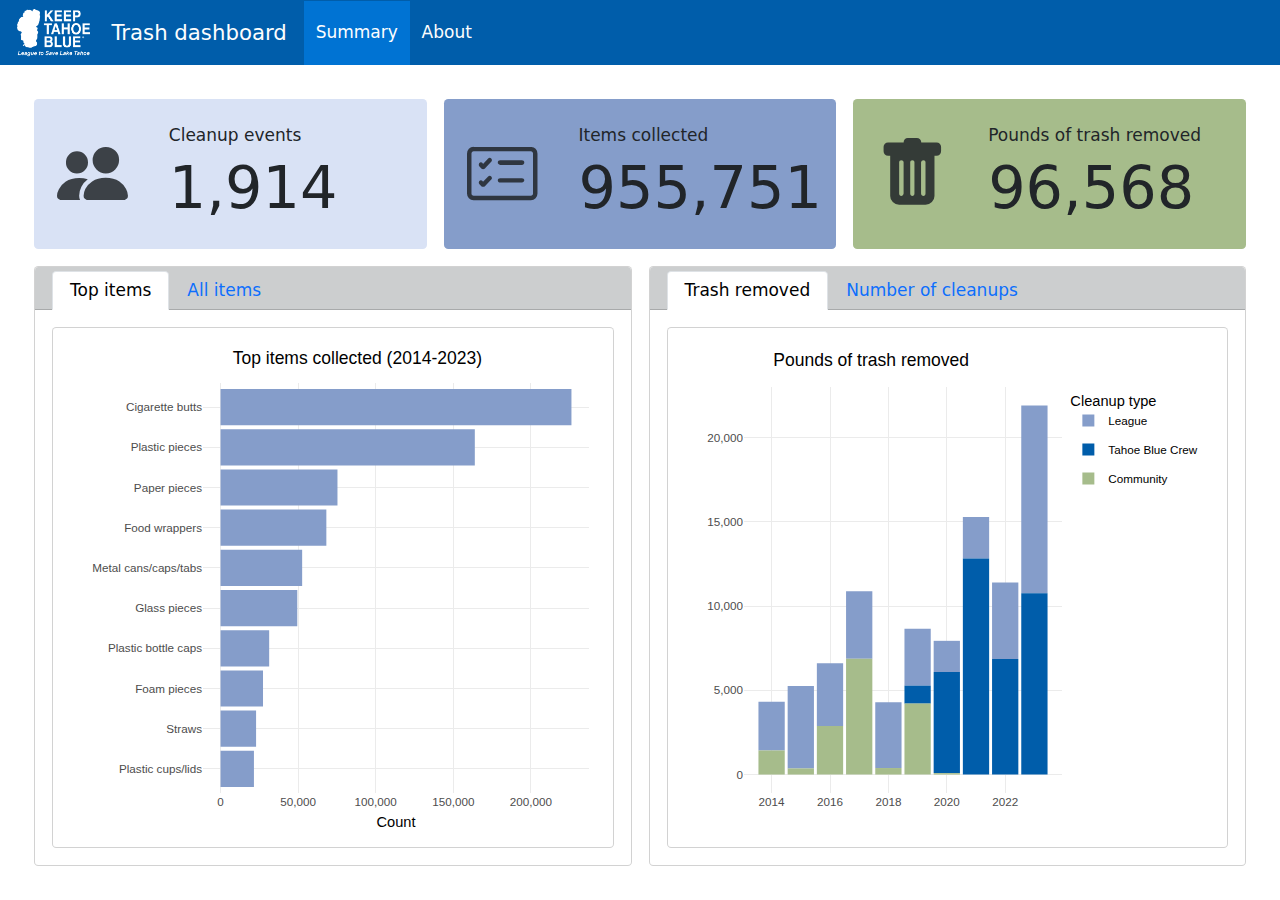
<file: docs/index.html>
<html xmlns="http://www.w3.org/1999/xhtml">    
  <head>      
    <title>Redirect to trash-dashboard.html</title>      
    <meta http-equiv="refresh" content="0;URL='trash-dashboard.html'" />    
  </head>    
  <body> 
  </body>  
</html>
</file>
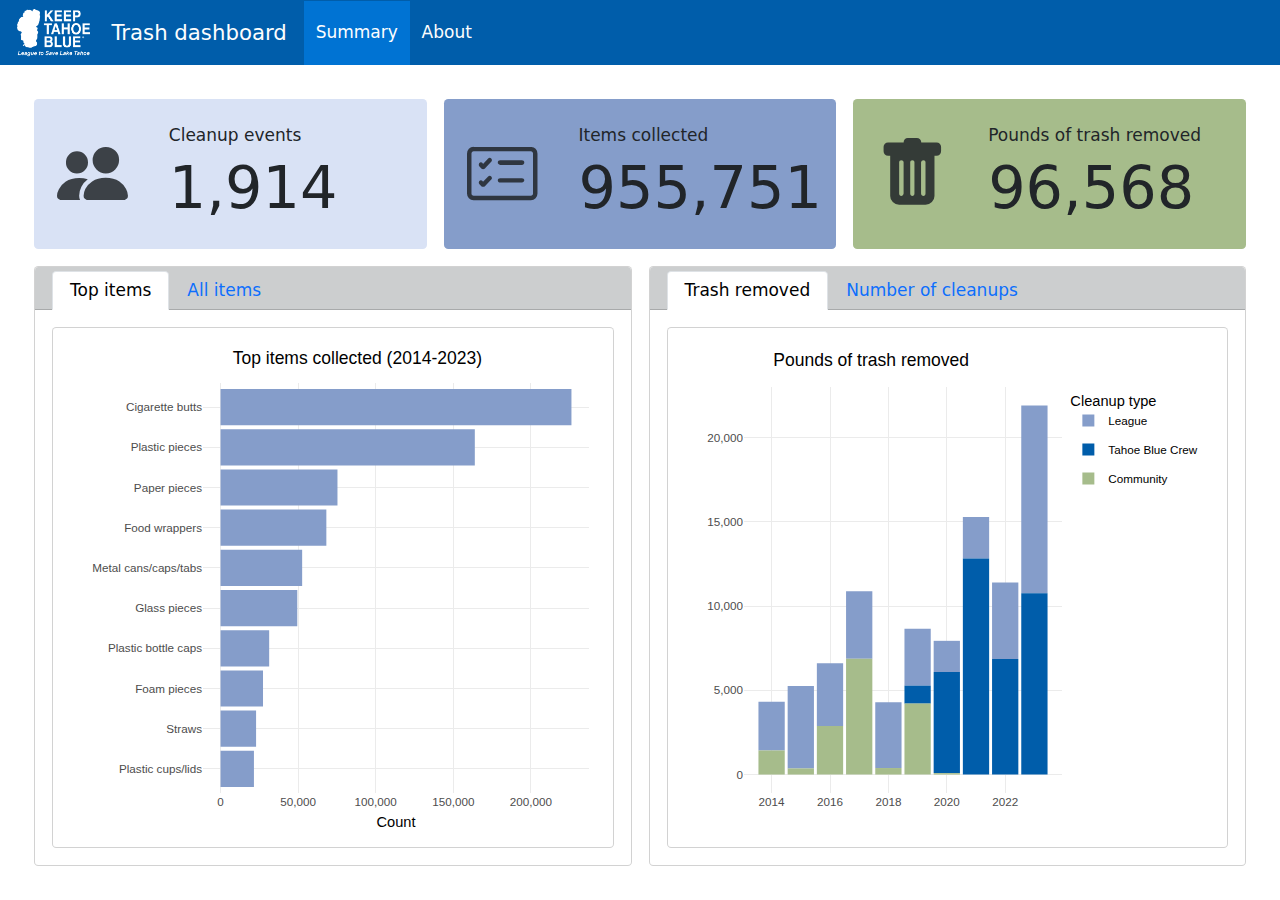
<file: docs/trash-dashboard.html>
<!DOCTYPE html>
<html xmlns="http://www.w3.org/1999/xhtml" lang="en" xml:lang="en"><head>

<meta charset="utf-8">
<meta name="generator" content="quarto-1.4.551">

<meta name="viewport" content="width=device-width, initial-scale=1.0, user-scalable=yes">


<title>Trash dashboard</title>
<style>
code{white-space: pre-wrap;}
span.smallcaps{font-variant: small-caps;}
div.columns{display: flex; gap: min(4vw, 1.5em);}
div.column{flex: auto; overflow-x: auto;}
div.hanging-indent{margin-left: 1.5em; text-indent: -1.5em;}
ul.task-list{list-style: none;}
ul.task-list li input[type="checkbox"] {
  width: 0.8em;
  margin: 0 0.8em 0.2em -1em; /* quarto-specific, see https://github.com/quarto-dev/quarto-cli/issues/4556 */ 
  vertical-align: middle;
}
</style>


<script src="site_libs/quarto-nav/quarto-nav.js"></script>
<script src="site_libs/clipboard/clipboard.min.js"></script>
<script src="site_libs/quarto-search/autocomplete.umd.js"></script>
<script src="site_libs/quarto-search/fuse.min.js"></script>
<script src="site_libs/quarto-search/quarto-search.js"></script>
<meta name="quarto:offset" content="./">
<script src="site_libs/quarto-html/quarto.js"></script>
<script src="site_libs/quarto-html/popper.min.js"></script>
<script src="site_libs/quarto-html/tippy.umd.min.js"></script>
<script src="site_libs/quarto-html/anchor.min.js"></script>
<link href="site_libs/quarto-html/tippy.css" rel="stylesheet">
<link href="site_libs/quarto-html/quarto-syntax-highlighting.css" rel="stylesheet" id="quarto-text-highlighting-styles">
<script src="site_libs/bootstrap/bootstrap.min.js"></script>
<link href="site_libs/bootstrap/bootstrap-icons.css" rel="stylesheet">
<link href="site_libs/bootstrap/bootstrap.min.css" rel="stylesheet" id="quarto-bootstrap" data-mode="light">
<script src="site_libs/quarto-dashboard/quarto-dashboard.js"></script>
<script src="site_libs/quarto-dashboard/stickythead.js"></script>
<script src="site_libs/quarto-dashboard/datatables.min.js" kdttablesentinel="true"></script>
<script src="site_libs/quarto-dashboard/pdfmake.min.js" kdttablesentinel="true"></script>
<script src="site_libs/quarto-dashboard/vfs_fonts.js" kdttablesentinel="true"></script>
<script src="site_libs/quarto-dashboard/web-components.js" type="module"></script>
<script src="site_libs/quarto-dashboard/components.js"></script>
<link href="site_libs/quarto-dashboard/datatables.min.css" rel="stylesheet" kdttablesentinel="true">
<script id="quarto-search-options" type="application/json">{
  "location": "sidebar",
  "copy-button": false,
  "collapse-after": 3,
  "panel-placement": "start",
  "type": "textbox",
  "limit": 50,
  "keyboard-shortcut": [
    "f",
    "/",
    "s"
  ],
  "show-item-context": false,
  "language": {
    "search-no-results-text": "No results",
    "search-matching-documents-text": "matching documents",
    "search-copy-link-title": "Copy link to search",
    "search-hide-matches-text": "Hide additional matches",
    "search-more-match-text": "more match in this document",
    "search-more-matches-text": "more matches in this document",
    "search-clear-button-title": "Clear",
    "search-text-placeholder": "",
    "search-detached-cancel-button-title": "Cancel",
    "search-submit-button-title": "Submit",
    "search-label": "Search"
  }
}</script>
<script src="site_libs/htmlwidgets-1.6.4/htmlwidgets.js"></script>

<script src="site_libs/plotly-binding-4.10.4/plotly.js"></script>

<script src="site_libs/typedarray-0.1/typedarray.min.js"></script>

<script src="site_libs/jquery-3.5.1/jquery.min.js"></script>

<link href="site_libs/crosstalk-1.2.1/css/crosstalk.min.css" rel="stylesheet">

<script src="site_libs/crosstalk-1.2.1/js/crosstalk.min.js"></script>

<link href="site_libs/plotly-htmlwidgets-css-2.11.1/plotly-htmlwidgets.css" rel="stylesheet">

<script src="site_libs/plotly-main-2.11.1/plotly-latest.min.js"></script>



</head>

<body class="quarto-dashboard dashboard-fill fullcontent">

<header id="quarto-dashboard-header">
<nav class="navbar navbar-expand-md slim" data-bs-theme="dark">
  <div class="navbar-container container-fluid">
    <button class="navbar-toggler" type="button" data-bs-toggle="collapse" data-bs-target="#dashboard-collapse" aria-controls="dashboard-collapse" aria-expanded="false" aria-label="Toggle navigation">
      <span class="navbar-toggler-icon"></span>
    </button>    


    <div class="navbar-brand-container">       
    <a href="#"><img src="images/ktb_logo_white.png" alt="" class="navbar-logo d-inline-block"></a>
      <div class="navbar-title">
        <div class="navbar-title-text"><a href="#">Trash dashboard</a></div>
        
        
      </div>
    </div>
<div id="dashboard-collapse" class="navbar-collapse collapse"><ul class="navbar-nav navbar-nav-scroll me-auto" role="tablist"><li class="nav-item" role="presentation"><a id="tab-summary" class="nav-link active" data-bs-toggle="tab" role="tab" data-bs-target="#summary" data-scrolling="false" href="#summary" aria-controls="summary" aria-selected="true"><span class="nav-link-text">Summary</span></a></li><li class="nav-item" role="presentation"><a id="tab-about" class="nav-link" data-bs-toggle="tab" role="tab" data-bs-target="#about" data-scrolling="false" href="#about" aria-controls="about" aria-selected="false"><span class="nav-link-text">About</span></a></li></ul></div></div>
</nav>
</header>
<div id="quarto-search-results"></div>
<!-- content -->
<div id="quarto-content" class="quarto-container page-layout-custom quarto-dashboard-content bslib-gap-spacing html-fill-container bslib-page-fill quarto-dashboard-pages">
<!-- sidebar -->
<!-- margin-sidebar -->
<!-- main -->

<div class="bslib-grid-item html-fill-item tab-content bslib-grid" data-layout="fill" style="display: grid; grid-template-rows: minmax(3em, 1fr); grid-auto-columns: minmax(0, 1fr);">
<div id="summary" class="dashboard-page tab-pane show active html-fill-item html-fill-container" data-orientation="rows" aria-labelledby="tab-summary">
<div class="html-fill-item html-fill-container bslib-grid" style="display: grid; grid-template-rows: minmax(3em, 20fr) minmax(3em, 80fr); grid-auto-columns: minmax(0, 1fr);">
<div class="html-fill-item html-fill-container bslib-grid" style="display: grid; grid-template-columns: minmax(3em, 1fr) minmax(3em, 1fr) minmax(3em, 1fr);
grid-auto-rows: minmax(0, 1fr);">
<div class="html-fill-item html-fill-container bslib-grid" style="display: grid; grid-template-rows: minmax(3em, 1fr); grid-auto-columns: minmax(0, 1fr);">
<div class="card valuebox cell html-fill-item html-fill-container bslib-card bslib-value-box showcase-left-center" data-bslib-card-init="" data-require-bs-caller="card()" style=" background: #d9e2f5;">
<div class="card-body html-fill-item html-fill-container">
<div data-icon="people-fill" class="html-fill-item html-fill-container value-box-grid">
<div class="value-box-showcase html-fill-item html-fill-container">

<i class="bi bi-people-fill"></i></div>
<div class="value-box-area">
<p class="value-box-title">
Cleanup events
</p>
<p class="value-box-value">
1,914
</p>
</div>
</div>
</div>
<script data-bslib-card-init="">bslib.Card.initializeAllCards();</script></div>
</div><div class="html-fill-item html-fill-container bslib-grid" style="display: grid; grid-template-rows: minmax(3em, 1fr); grid-auto-columns: minmax(0, 1fr);">
<div class="card valuebox cell html-fill-item html-fill-container bslib-card bslib-value-box showcase-left-center" data-bslib-card-init="" data-require-bs-caller="card()" style=" background: #859dca;">
<div class="card-body html-fill-item html-fill-container">
<div data-icon="card-checklist" class="html-fill-item html-fill-container value-box-grid">
<div class="value-box-showcase html-fill-item html-fill-container">

<i class="bi bi-card-checklist"></i></div>
<div class="value-box-area">
<p class="value-box-title">
Items collected
</p>
<p class="value-box-value">
955,751
</p>
</div>
</div>
</div>
<script data-bslib-card-init="">bslib.Card.initializeAllCards();</script></div>
</div><div class="html-fill-item html-fill-container bslib-grid" style="display: grid; grid-template-rows: minmax(3em, 1fr); grid-auto-columns: minmax(0, 1fr);">
<div class="card valuebox cell html-fill-item html-fill-container bslib-card bslib-value-box showcase-left-center" data-bslib-card-init="" data-require-bs-caller="card()" style=" background: #a6bc8b;">
<div class="card-body html-fill-item html-fill-container">
<div data-icon="trash-fill" class="html-fill-item html-fill-container value-box-grid">
<div class="value-box-showcase html-fill-item html-fill-container">

<i class="bi bi-trash-fill"></i></div>
<div class="value-box-area">
<p class="value-box-title">
Pounds of trash removed
</p>
<p class="value-box-value">
96,568
</p>
</div>
</div>
</div>
<script data-bslib-card-init="">bslib.Card.initializeAllCards();</script></div>
</div>
</div>
<div class="html-fill-item html-fill-container bslib-grid" style="display: grid; grid-template-columns: minmax(3em, 1fr) minmax(3em, 1fr);
grid-auto-rows: minmax(0, 1fr);">
<div class="card tabset html-fill-item html-fill-container bslib-card" data-bslib-card-init="" data-require-bs-caller="card()" data-full-screen="false">
<div class="card-header dashboard-card-no-title bslib-navs-card-title">

<ul class="nav nav-tabs card-header-tabs" role="tablist" data-tabsetid="card-tabset-4"><li class="nav-item" role="presentation"><a href="#card-tabset-4-1" role="tab" data-toggle="tab" data-bs-toggle="tab" data-value="Top items" aria-selected="true" class="nav-link active">Top items</a></li><li class="nav-item" role="presentation"><a href="#card-tabset-4-2" role="tab" data-toggle="tab" data-bs-toggle="tab" data-value="All items" aria-selected="false" class="nav-link">All items</a></li></ul></div>


<div class="tab-content html-fill-item html-fill-container" data-tabset-id="card-tabset-4"><div class="tab-pane active show html-fill-item html-fill-container" role="tabpanel" id="card-tabset-4-1"><div class="card-body html-fill-item html-fill-container" data-title="Top items">
<div class="html-fill-item html-fill-container bslib-grid" style="display: grid; grid-template-rows: minmax(3em, 1fr); grid-auto-columns: minmax(0, 1fr);">
<div class="card cell html-fill-item html-fill-container bslib-card" data-bslib-card-init="" data-require-bs-caller="card()" data-full-screen="false">
<div class="card-body html-fill-item html-fill-container">
<div class="cell-output-display html-fill-item html-fill-container">
<div class="plotly html-widget html-fill-item html-fill-container" id="htmlwidget-ddc80f8cb04317bccc0f" style="width:100%;height:1040px;"></div>
<script type="application/json" data-for="htmlwidget-ddc80f8cb04317bccc0f">{"x":{"data":[{"orientation":"h","width":[0.89999999999999858,0.89999999999999858,0.89999999999999947,0.90000000000000036,0.90000000000000036,0.90000000000000036,0.90000000000000036,0.90000000000000036,0.90000000000000013,0.89999999999999991],"base":[0,0,0,0,0,0,0,0,0,0],"x":[226164,163885,75361,68190,52601,49457,31339,27366,22900,21517],"y":[10,9,8,7,6,5,4,3,2,1],"text":["Cigarette butts: 226,164","Plastic pieces: 163,885","Paper pieces: 75,361","Food wrappers: 68,190","Metal cans/caps/tabs: 52,601","Glass pieces: 49,457","Plastic bottle caps: 31,339","Foam pieces: 27,366","Straws: 22,900","Plastic cups/lids: 21,517"],"type":"bar","textposition":"none","marker":{"autocolorscale":false,"color":"rgba(133,157,202,1)","line":{"width":1.8897637795275593,"color":"transparent"}},"showlegend":false,"xaxis":"x","yaxis":"y","hoverinfo":"text","frame":null}],"layout":{"margin":{"t":38.100456621004568,"r":7.3059360730593621,"b":34.520547945205493,"l":127.85388127853884},"font":{"color":"rgba(0,0,0,1)","family":"","size":14.611872146118724},"title":{"text":"Top items collected (2014-2023)","font":{"color":"rgba(0,0,0,1)","family":"","size":17.534246575342465},"x":0.40000000000000002,"xref":"paper"},"xaxis":{"domain":[0,1],"automargin":true,"type":"linear","autorange":false,"range":[-11308.200000000001,237472.20000000001],"tickmode":"array","ticktext":["0","50,000","100,000","150,000","200,000"],"tickvals":[0,50000,100000,150000,200000],"categoryorder":"array","categoryarray":["0","50,000","100,000","150,000","200,000"],"nticks":null,"ticks":"","tickcolor":null,"ticklen":3.6529680365296811,"tickwidth":0,"showticklabels":true,"tickfont":{"color":"rgba(77,77,77,1)","family":"","size":11.689497716894984},"tickangle":-0,"showline":false,"linecolor":null,"linewidth":0,"showgrid":true,"gridcolor":"rgba(235,235,235,1)","gridwidth":0.66417600664176002,"zeroline":false,"anchor":"y","title":{"text":"Count","font":{"color":"rgba(0,0,0,1)","family":"","size":14.611872146118724}},"hoverformat":".2f"},"yaxis":{"domain":[0,1],"automargin":true,"type":"linear","autorange":false,"range":[0.40000000000000002,10.6],"tickmode":"array","ticktext":["Plastic cups/lids","Straws","Foam pieces","Plastic bottle caps","Glass pieces","Metal cans/caps/tabs","Food wrappers","Paper pieces","Plastic pieces","Cigarette butts"],"tickvals":[1,2,3,4,5,6.0000000000000009,7,8,9,10],"categoryorder":"array","categoryarray":["Plastic cups/lids","Straws","Foam pieces","Plastic bottle caps","Glass pieces","Metal cans/caps/tabs","Food wrappers","Paper pieces","Plastic pieces","Cigarette butts"],"nticks":null,"ticks":"","tickcolor":null,"ticklen":3.6529680365296811,"tickwidth":0,"showticklabels":true,"tickfont":{"color":"rgba(77,77,77,1)","family":"","size":11.68949771689498},"tickangle":-0,"showline":false,"linecolor":null,"linewidth":0,"showgrid":true,"gridcolor":"rgba(235,235,235,1)","gridwidth":0.66417600664176002,"zeroline":false,"anchor":"x","title":{"text":"","font":{"color":"rgba(0,0,0,1)","family":"","size":14.611872146118724}},"hoverformat":".2f"},"shapes":[{"type":"rect","fillcolor":null,"line":{"color":null,"width":0,"linetype":[]},"yref":"paper","xref":"paper","x0":0,"x1":1,"y0":0,"y1":1}],"showlegend":false,"legend":{"bgcolor":null,"bordercolor":null,"borderwidth":0,"font":{"color":"rgba(0,0,0,1)","family":"","size":11.689497716894984}},"hovermode":"closest","barmode":"relative"},"config":{"doubleClick":"reset","modeBarButtonsToAdd":["hoverclosest","hovercompare"],"showSendToCloud":false},"source":"A","attrs":{"4db87837e4c":{"x":{},"y":{},"text":{},"type":"bar"}},"cur_data":"4db87837e4c","visdat":{"4db87837e4c":["function (y) ","x"]},"highlight":{"on":"plotly_click","persistent":false,"dynamic":false,"selectize":false,"opacityDim":0.20000000000000001,"selected":{"opacity":1},"debounce":0},"shinyEvents":["plotly_hover","plotly_click","plotly_selected","plotly_relayout","plotly_brushed","plotly_brushing","plotly_clickannotation","plotly_doubleclick","plotly_deselect","plotly_afterplot","plotly_sunburstclick"],"base_url":"https://plot.ly"},"evals":[],"jsHooks":[]}</script>
</div>
</div>
<bslib-tooltip placement="auto" bsoptions="[]" data-require-bs-version="5" data-require-bs-caller="tooltip()">
    <template>Expand</template>
    <span class="bslib-full-screen-enter badge rounded-pill">
        <svg xmlns="http://www.w3.org/2000/svg" viewbox="0 0 24 24" style="height:1em;width:1em;" aria-hidden="true" role="img"><path d="M20 5C20 4.4 19.6 4 19 4H13C12.4 4 12 3.6 12 3C12 2.4 12.4 2 13 2H21C21.6 2 22 2.4 22 3V11C22 11.6 21.6 12 21 12C20.4 12 20 11.6 20 11V5ZM4 19C4 19.6 4.4 20 5 20H11C11.6 20 12 20.4 12 21C12 21.6 11.6 22 11 22H3C2.4 22 2 21.6 2 21V13C2 12.4 2.4 12 3 12C3.6 12 4 12.4 4 13V19Z"></path></svg>
    </span>
</bslib-tooltip><script data-bslib-card-init="">bslib.Card.initializeAllCards();</script></div>
</div>
</div></div><div class="tab-pane html-fill-item html-fill-container" role="tabpanel" id="card-tabset-4-2"><div class="card-body html-fill-item html-fill-container" data-title="All items">
<div class="html-fill-item html-fill-container bslib-grid" style="display: grid; grid-template-rows: minmax(3em, 1fr); grid-auto-columns: minmax(0, 1fr);">
<div class="card cell html-fill-item html-fill-container bslib-card" data-bslib-card-init="" data-require-bs-caller="card()" data-full-screen="false">
<div class="card-body html-fill-item html-fill-container">
<div class="cell-output-display html-fill-item html-fill-container">
<div class="plotly html-widget html-fill-item html-fill-container" id="htmlwidget-e22a1848af626bbcb5fe" style="width:100%;height:1040px;"></div>
<script type="application/json" data-for="htmlwidget-e22a1848af626bbcb5fe">{"x":{"data":[{"orientation":"h","width":[0.89999999999999858,0.90000000000000036,0.89999999999999858,0.89999999999999858,0.89999999999999858,0.89999999999999858,0.89999999999999858,0.89999999999999858,0.90000000000000036,0.89999999999999858,0.89999999999999858,0.90000000000000036,0.89999999999999858,0.89999999999999858,0.89999999999999858,0.89999999999999858,0.90000000000000213,0.89999999999999858,0.89999999999999858,0.89999999999999858,0.89999999999999858,0.89999999999999858,0.89999999999999858,0.90000000000000013,0.90000000000000568,0.89999999999999947,0.89999999999999858,0.89999999999999858,0.89999999999999858,0.89999999999999991,0.90000000000000036,0.90000000000000036,0.89999999999999858],"base":[0,0,0,0,0,0,0,0,0,0,0,0,0,0,0,0,0,0,0,0,0,0,0,0,0,0,0,0,0,0,0,0,0],"x":[18576,3191,20122,13286,31339,52601,21517,6923,3173,5948,5513,2587,8698,22900,21110,68190,163885,75361,27366,16696,49457,10389,6446,171,226164,5049,7409,6236,10291,170,474,4920,39593],"y":[20,6,21,18,26,29,23,13,5,10,9,4,15,24,22,30,32,31,25,19,28,17,12,2,33,8,14,11,16,1,3,7,27],"text":["Plastic bags: 18,576","Paper bags: 3,191","Plastic bottles: 20,122","Glass bottles: 13,286","Plastic bottle caps: 31,339","Metal cans/caps/tabs: 52,601","Plastic cups/lids: 21,517","Paper cups/lids: 6,923","Foam cups/lids: 3,173","Plastic takeout/plates: 5,948","Paper takeout/plates: 5,513","Foam takeout/plates: 2,587","Utensils: 8,698","Straws: 22,900","Food waste: 21,110","Food wrappers: 68,190","Plastic pieces: 163,885","Paper pieces: 75,361","Foam pieces: 27,366","Metal pieces: 16,696","Glass pieces: 49,457","Sanitary items: 10,389","Covid items: 6,446","Syringes: 171","Cigarette butts: 226,164","Tobacco: 5,049","Fireworks: 7,409","Dog waste (bagged): 6,236","Dog waste (pile): 10,291","Human waste: 170","Wildlife waste trash: 474","Sled pieces: 4,920","Miscellaneous: 39,593"],"type":"bar","textposition":"none","marker":{"autocolorscale":false,"color":"rgba(133,157,202,1)","line":{"width":1.8897637795275593,"color":"transparent"}},"showlegend":false,"xaxis":"x","yaxis":"y","hoverinfo":"text","frame":null}],"layout":{"margin":{"t":38.100456621004568,"r":7.3059360730593621,"b":34.520547945205493,"l":139.54337899543381},"font":{"color":"rgba(0,0,0,1)","family":"","size":14.611872146118724},"title":{"text":"All items collected (2014-2023)","font":{"color":"rgba(0,0,0,1)","family":"","size":17.534246575342465},"x":0.40000000000000002,"xref":"paper"},"xaxis":{"domain":[0,1],"automargin":true,"type":"linear","autorange":false,"range":[-11308.200000000001,237472.20000000001],"tickmode":"array","ticktext":["0","50,000","100,000","150,000","200,000"],"tickvals":[0,50000,100000,150000,200000],"categoryorder":"array","categoryarray":["0","50,000","100,000","150,000","200,000"],"nticks":null,"ticks":"","tickcolor":null,"ticklen":3.6529680365296811,"tickwidth":0,"showticklabels":true,"tickfont":{"color":"rgba(77,77,77,1)","family":"","size":11.689497716894984},"tickangle":-0,"showline":false,"linecolor":null,"linewidth":0,"showgrid":true,"gridcolor":"rgba(235,235,235,1)","gridwidth":0.66417600664176002,"zeroline":false,"anchor":"y","title":{"text":"Count","font":{"color":"rgba(0,0,0,1)","family":"","size":14.611872146118724}},"hoverformat":".2f"},"yaxis":{"domain":[0,1],"automargin":true,"type":"linear","autorange":false,"range":[0.40000000000000002,33.600000000000001],"tickmode":"array","ticktext":["Human waste","Syringes","Wildlife waste trash","Foam takeout/plates","Foam cups/lids","Paper bags","Sled pieces","Tobacco","Paper takeout/plates","Plastic takeout/plates","Dog waste (bagged)","Covid items","Paper cups/lids","Fireworks","Utensils","Dog waste (pile)","Sanitary items","Glass bottles","Metal pieces","Plastic bags","Plastic bottles","Food waste","Plastic cups/lids","Straws","Foam pieces","Plastic bottle caps","Miscellaneous","Glass pieces","Metal cans/caps/tabs","Food wrappers","Paper pieces","Plastic pieces","Cigarette butts"],"tickvals":[1,2,3,4,5,6,7,8,9,10,11,12,13,14,15,16,17,18,19,20,21,22,23,24,25,26,27,28,29,30,31,32,33],"categoryorder":"array","categoryarray":["Human waste","Syringes","Wildlife waste trash","Foam takeout/plates","Foam cups/lids","Paper bags","Sled pieces","Tobacco","Paper takeout/plates","Plastic takeout/plates","Dog waste (bagged)","Covid items","Paper cups/lids","Fireworks","Utensils","Dog waste (pile)","Sanitary items","Glass bottles","Metal pieces","Plastic bags","Plastic bottles","Food waste","Plastic cups/lids","Straws","Foam pieces","Plastic bottle caps","Miscellaneous","Glass pieces","Metal cans/caps/tabs","Food wrappers","Paper pieces","Plastic pieces","Cigarette butts"],"nticks":null,"ticks":"","tickcolor":null,"ticklen":3.6529680365296811,"tickwidth":0,"showticklabels":true,"tickfont":{"color":"rgba(77,77,77,1)","family":"","size":11.68949771689498},"tickangle":-0,"showline":false,"linecolor":null,"linewidth":0,"showgrid":true,"gridcolor":"rgba(235,235,235,1)","gridwidth":0.66417600664176002,"zeroline":false,"anchor":"x","title":{"text":"","font":{"color":"rgba(0,0,0,1)","family":"","size":14.611872146118724}},"hoverformat":".2f"},"shapes":[{"type":"rect","fillcolor":null,"line":{"color":null,"width":0,"linetype":[]},"yref":"paper","xref":"paper","x0":0,"x1":1,"y0":0,"y1":1}],"showlegend":false,"legend":{"bgcolor":null,"bordercolor":null,"borderwidth":0,"font":{"color":"rgba(0,0,0,1)","family":"","size":11.689497716894984}},"hovermode":"closest","barmode":"relative"},"config":{"doubleClick":"reset","modeBarButtonsToAdd":["hoverclosest","hovercompare"],"showSendToCloud":false},"source":"A","attrs":{"4db81e7d77ec":{"x":{},"y":{},"text":{},"type":"bar"}},"cur_data":"4db81e7d77ec","visdat":{"4db81e7d77ec":["function (y) ","x"]},"highlight":{"on":"plotly_click","persistent":false,"dynamic":false,"selectize":false,"opacityDim":0.20000000000000001,"selected":{"opacity":1},"debounce":0},"shinyEvents":["plotly_hover","plotly_click","plotly_selected","plotly_relayout","plotly_brushed","plotly_brushing","plotly_clickannotation","plotly_doubleclick","plotly_deselect","plotly_afterplot","plotly_sunburstclick"],"base_url":"https://plot.ly"},"evals":[],"jsHooks":[]}</script>
</div>
</div>
<bslib-tooltip placement="auto" bsoptions="[]" data-require-bs-version="5" data-require-bs-caller="tooltip()">
    <template>Expand</template>
    <span class="bslib-full-screen-enter badge rounded-pill">
        <svg xmlns="http://www.w3.org/2000/svg" viewbox="0 0 24 24" style="height:1em;width:1em;" aria-hidden="true" role="img"><path d="M20 5C20 4.4 19.6 4 19 4H13C12.4 4 12 3.6 12 3C12 2.4 12.4 2 13 2H21C21.6 2 22 2.4 22 3V11C22 11.6 21.6 12 21 12C20.4 12 20 11.6 20 11V5ZM4 19C4 19.6 4.4 20 5 20H11C11.6 20 12 20.4 12 21C12 21.6 11.6 22 11 22H3C2.4 22 2 21.6 2 21V13C2 12.4 2.4 12 3 12C3.6 12 4 12.4 4 13V19Z"></path></svg>
    </span>
</bslib-tooltip><script data-bslib-card-init="">bslib.Card.initializeAllCards();</script></div>
</div>
</div></div></div><bslib-tooltip placement="auto" bsoptions="[]" data-require-bs-version="5" data-require-bs-caller="tooltip()">
    <template>Expand</template>
    <span class="bslib-full-screen-enter badge rounded-pill">
        <svg xmlns="http://www.w3.org/2000/svg" viewbox="0 0 24 24" style="height:1em;width:1em;" aria-hidden="true" role="img"><path d="M20 5C20 4.4 19.6 4 19 4H13C12.4 4 12 3.6 12 3C12 2.4 12.4 2 13 2H21C21.6 2 22 2.4 22 3V11C22 11.6 21.6 12 21 12C20.4 12 20 11.6 20 11V5ZM4 19C4 19.6 4.4 20 5 20H11C11.6 20 12 20.4 12 21C12 21.6 11.6 22 11 22H3C2.4 22 2 21.6 2 21V13C2 12.4 2.4 12 3 12C3.6 12 4 12.4 4 13V19Z"></path></svg>
    </span>
</bslib-tooltip><script data-bslib-card-init="">bslib.Card.initializeAllCards();</script></div><div class="card tabset html-fill-item html-fill-container bslib-card" data-bslib-card-init="" data-require-bs-caller="card()" data-full-screen="false">
<div class="card-header dashboard-card-no-title bslib-navs-card-title">

<ul class="nav nav-tabs card-header-tabs" role="tablist" data-tabsetid="card-tabset-7"><li class="nav-item" role="presentation"><a href="#card-tabset-7-1" role="tab" data-toggle="tab" data-bs-toggle="tab" data-value="Trash removed" aria-selected="true" class="nav-link active">Trash removed</a></li><li class="nav-item" role="presentation"><a href="#card-tabset-7-2" role="tab" data-toggle="tab" data-bs-toggle="tab" data-value="Number of cleanups" aria-selected="false" class="nav-link">Number of cleanups</a></li></ul></div>


<div class="tab-content html-fill-item html-fill-container" data-tabset-id="card-tabset-7"><div class="tab-pane active show html-fill-item html-fill-container" role="tabpanel" id="card-tabset-7-1"><div class="card-body html-fill-item html-fill-container" data-title="Trash removed">
<div class="html-fill-item html-fill-container bslib-grid" style="display: grid; grid-template-rows: minmax(3em, 1fr); grid-auto-columns: minmax(0, 1fr);">
<div class="card cell html-fill-item html-fill-container bslib-card" data-bslib-card-init="" data-require-bs-caller="card()" data-full-screen="false">
<div class="card-body html-fill-item html-fill-container">
<div class="cell-output-display html-fill-item html-fill-container">
<div class="plotly html-widget html-fill-item html-fill-container" id="htmlwidget-b4faebb7b95061757792" style="width:100%;height:557px;"></div>
<script type="application/json" data-for="htmlwidget-b4faebb7b95061757792">{"x":{"data":[{"orientation":"v","width":[0.90000000000009095,0.90000000000009095,0.90000000000009095,0.90000000000009095,0.90000000000009095,0.90000000000009095,0.90000000000009095,0.90000000000009095,0.90000000000009095,0.90000000000009095],"base":[1430,363.19999999999999,2875.75,6876.5,387.05000000000001,5276.3500000000004,6083.6499999999996,12825.360000000001,6861.5500000000002,10767.829],"x":[2014,2015,2016,2017,2018,2019,2020,2021,2022,2023],"y":[2891.5,4888.4499999999998,3738,4010.25,3904.25,3378,1856.5,2470,4534.9999999999991,11148.550000000001],"text":["2014<br>League: 2,892","2015<br>League: 4,888","2016<br>League: 3,738","2017<br>League: 4,010","2018<br>League: 3,904","2019<br>League: 3,378","2020<br>League: 1,856","2021<br>League: 2,470","2022<br>League: 4,535","2023<br>League: 11,149"],"type":"bar","textposition":"none","marker":{"autocolorscale":false,"color":"rgba(133,157,202,1)","line":{"width":1.8897637795275593,"color":"transparent"}},"name":"League","legendgroup":"League","showlegend":true,"xaxis":"x","yaxis":"y","hoverinfo":"text","frame":null},{"orientation":"v","width":[0.90000000000009095,0.90000000000009095,0.90000000000009095,0.90000000000009095,0.90000000000009095],"base":[4211.6000000000004,85,0,0,0],"x":[2019,2020,2021,2022,2023],"y":[1064.75,5998.6499999999996,12825.360000000001,6861.5500000000002,10767.829],"text":["2019<br>Tahoe Blue Crew: 1,065","2020<br>Tahoe Blue Crew: 5,999","2021<br>Tahoe Blue Crew: 12,825","2022<br>Tahoe Blue Crew: 6,862","2023<br>Tahoe Blue Crew: 10,768"],"type":"bar","textposition":"none","marker":{"autocolorscale":false,"color":"rgba(0,93,170,1)","line":{"width":1.8897637795275593,"color":"transparent"}},"name":"Tahoe Blue Crew","legendgroup":"Tahoe Blue Crew","showlegend":true,"xaxis":"x","yaxis":"y","hoverinfo":"text","frame":null},{"orientation":"v","width":[0.90000000000009095,0.90000000000009095,0.90000000000009095,0.90000000000009095,0.90000000000009095,0.90000000000009095,0.90000000000009095],"base":[0,0,0,0,0,0,0],"x":[2014,2015,2016,2017,2018,2019,2020],"y":[1430,363.19999999999999,2875.75,6876.5,387.05000000000001,4211.6000000000004,85],"text":["2014<br>Community: 1,430","2015<br>Community: 363","2016<br>Community: 2,876","2017<br>Community: 6,876","2018<br>Community: 387","2019<br>Community: 4,212","2020<br>Community: 85"],"type":"bar","textposition":"none","marker":{"autocolorscale":false,"color":"rgba(166,188,139,1)","line":{"width":1.8897637795275593,"color":"transparent"}},"name":"Community","legendgroup":"Community","showlegend":true,"xaxis":"x","yaxis":"y","hoverinfo":"text","frame":null}],"layout":{"margin":{"t":42.057838660578383,"r":7.3059360730593621,"b":23.866057838660581,"l":46.027397260273986},"font":{"color":"rgba(0,0,0,1)","family":"","size":14.611872146118724},"title":{"text":"Pounds of trash removed","font":{"color":"rgba(0,0,0,1)","family":"","size":17.534246575342465},"x":0.40000000000000002,"xref":"paper"},"xaxis":{"domain":[0,1],"automargin":true,"type":"linear","autorange":false,"range":[2013.0549999999998,2023.9450000000002],"tickmode":"array","ticktext":["2014","2016","2018","2020","2022"],"tickvals":[2014,2016,2018,2020,2022],"categoryorder":"array","categoryarray":["2014","2016","2018","2020","2022"],"nticks":null,"ticks":"","tickcolor":null,"ticklen":3.6529680365296811,"tickwidth":0,"showticklabels":true,"tickfont":{"color":"rgba(77,77,77,1)","family":"","size":11.68949771689498},"tickangle":-0,"showline":false,"linecolor":null,"linewidth":0,"showgrid":true,"gridcolor":"rgba(235,235,235,1)","gridwidth":0.66417600664176002,"zeroline":false,"anchor":"y","title":{"text":"","font":{"color":"rgba(0,0,0,1)","family":"","size":14.611872146118724}},"hoverformat":".2f"},"yaxis":{"domain":[0,1],"automargin":true,"type":"linear","autorange":false,"range":[-1095.8189500000001,23012.197950000002],"tickmode":"array","ticktext":["0","5,000","10,000","15,000","20,000"],"tickvals":[0,5000,10000,15000,20000],"categoryorder":"array","categoryarray":["0","5,000","10,000","15,000","20,000"],"nticks":null,"ticks":"","tickcolor":null,"ticklen":3.6529680365296811,"tickwidth":0,"showticklabels":true,"tickfont":{"color":"rgba(77,77,77,1)","family":"","size":11.68949771689498},"tickangle":-0,"showline":false,"linecolor":null,"linewidth":0,"showgrid":true,"gridcolor":"rgba(235,235,235,1)","gridwidth":0.66417600664176002,"zeroline":false,"anchor":"x","title":{"text":"","font":{"color":"rgba(0,0,0,1)","family":"","size":14.611872146118724}},"hoverformat":".2f"},"shapes":[{"type":"rect","fillcolor":null,"line":{"color":null,"width":0,"linetype":[]},"yref":"paper","xref":"paper","x0":0,"x1":1,"y0":0,"y1":1}],"showlegend":true,"legend":{"bgcolor":null,"bordercolor":null,"borderwidth":0,"font":{"color":"rgba(0,0,0,1)","family":"","size":11.68949771689498},"title":{"text":"Cleanup type","font":{"color":"rgba(0,0,0,1)","family":"","size":14.611872146118724}}},"hovermode":"closest","barmode":"relative"},"config":{"doubleClick":"reset","modeBarButtonsToAdd":["hoverclosest","hovercompare"],"showSendToCloud":false},"source":"A","attrs":{"4db82897fd9":{"x":{},"y":{},"fill":{},"text":{},"type":"bar"}},"cur_data":"4db82897fd9","visdat":{"4db82897fd9":["function (y) ","x"]},"highlight":{"on":"plotly_click","persistent":false,"dynamic":false,"selectize":false,"opacityDim":0.20000000000000001,"selected":{"opacity":1},"debounce":0},"shinyEvents":["plotly_hover","plotly_click","plotly_selected","plotly_relayout","plotly_brushed","plotly_brushing","plotly_clickannotation","plotly_doubleclick","plotly_deselect","plotly_afterplot","plotly_sunburstclick"],"base_url":"https://plot.ly"},"evals":[],"jsHooks":[]}</script>
</div>
</div>
<bslib-tooltip placement="auto" bsoptions="[]" data-require-bs-version="5" data-require-bs-caller="tooltip()">
    <template>Expand</template>
    <span class="bslib-full-screen-enter badge rounded-pill">
        <svg xmlns="http://www.w3.org/2000/svg" viewbox="0 0 24 24" style="height:1em;width:1em;" aria-hidden="true" role="img"><path d="M20 5C20 4.4 19.6 4 19 4H13C12.4 4 12 3.6 12 3C12 2.4 12.4 2 13 2H21C21.6 2 22 2.4 22 3V11C22 11.6 21.6 12 21 12C20.4 12 20 11.6 20 11V5ZM4 19C4 19.6 4.4 20 5 20H11C11.6 20 12 20.4 12 21C12 21.6 11.6 22 11 22H3C2.4 22 2 21.6 2 21V13C2 12.4 2.4 12 3 12C3.6 12 4 12.4 4 13V19Z"></path></svg>
    </span>
</bslib-tooltip><script data-bslib-card-init="">bslib.Card.initializeAllCards();</script></div>
</div>
</div></div><div class="tab-pane html-fill-item html-fill-container" role="tabpanel" id="card-tabset-7-2"><div class="card-body html-fill-item html-fill-container" data-title="Number of cleanups">
<div class="html-fill-item html-fill-container bslib-grid" style="display: grid; grid-template-rows: minmax(3em, 1fr); grid-auto-columns: minmax(0, 1fr);">
<div class="card cell html-fill-item html-fill-container bslib-card" data-bslib-card-init="" data-require-bs-caller="card()" data-full-screen="false">
<div class="card-body html-fill-item html-fill-container">
<div class="cell-output-display html-fill-item html-fill-container">
<div class="plotly html-widget html-fill-item html-fill-container" id="htmlwidget-0c039dc3a2392df7b89e" style="width:100%;height:557px;"></div>
<script type="application/json" data-for="htmlwidget-0c039dc3a2392df7b89e">{"x":{"data":[{"x":[2014,2015,2016,2017,2018,2019,2020,2021,2022,2023],"y":[38,49,46,80,77,107,369,389,334,425],"text":["2014<br>Total: 38","2015<br>Total: 49","2016<br>Total: 46","2017<br>Total: 80","2018<br>Total: 77","2019<br>Total: 107","2020<br>Total: 369","2021<br>Total: 389","2022<br>Total: 334","2023<br>Total: 425"],"type":"scatter","mode":"markers","marker":{"autocolorscale":false,"color":"rgba(0,0,0,1)","opacity":1,"size":5.6692913385826778,"symbol":"circle","line":{"width":1.8897637795275593,"color":"rgba(0,0,0,1)"}},"hoveron":"points","name":"Total","legendgroup":"Total","showlegend":true,"xaxis":"x","yaxis":"y","hoverinfo":"text","frame":null},{"x":[2019,2020,2021,2022,2023],"y":[65,346,374,318,402],"text":["2019<br>Tahoe Blue Crew: 65","2020<br>Tahoe Blue Crew: 346","2021<br>Tahoe Blue Crew: 374","2022<br>Tahoe Blue Crew: 318","2023<br>Tahoe Blue Crew: 402"],"type":"scatter","mode":"markers","marker":{"autocolorscale":false,"color":"rgba(0,93,170,1)","opacity":1,"size":5.6692913385826778,"symbol":"circle","line":{"width":1.8897637795275593,"color":"rgba(0,93,170,1)"}},"hoveron":"points","name":"Tahoe Blue Crew","legendgroup":"Tahoe Blue Crew","showlegend":true,"xaxis":"x","yaxis":"y","hoverinfo":"text","frame":null},{"x":[2014,2015,2016,2017,2018,2019,2020,2021,2022,2023],"y":[19,25,19,23,31,28,14,15,16,23],"text":["2014<br>League: 19","2015<br>League: 25","2016<br>League: 19","2017<br>League: 23","2018<br>League: 31","2019<br>League: 28","2020<br>League: 14","2021<br>League: 15","2022<br>League: 16","2023<br>League: 23"],"type":"scatter","mode":"markers","marker":{"autocolorscale":false,"color":"rgba(133,157,202,1)","opacity":1,"size":5.6692913385826778,"symbol":"circle","line":{"width":1.8897637795275593,"color":"rgba(133,157,202,1)"}},"hoveron":"points","name":"League","legendgroup":"League","showlegend":true,"xaxis":"x","yaxis":"y","hoverinfo":"text","frame":null},{"x":[2014,2015,2016,2017,2018,2019,2020],"y":[19,24,27,57,46,14,9],"text":["2014<br>Community: 19","2015<br>Community: 24","2016<br>Community: 27","2017<br>Community: 57","2018<br>Community: 46","2019<br>Community: 14","2020<br>Community: 9"],"type":"scatter","mode":"markers","marker":{"autocolorscale":false,"color":"rgba(166,188,139,1)","opacity":1,"size":5.6692913385826778,"symbol":"circle","line":{"width":1.8897637795275593,"color":"rgba(166,188,139,1)"}},"hoveron":"points","name":"Community","legendgroup":"Community","showlegend":true,"xaxis":"x","yaxis":"y","hoverinfo":"text","frame":null},{"x":[2014,2015,2016,2017,2018,2019,2020,2021,2022,2023],"y":[38,49,46,80,77,107,369,389,334,425],"text":"","type":"scatter","mode":"lines","line":{"width":1.8897637795275593,"color":"rgba(0,0,0,1)","dash":"solid"},"hoveron":"points","name":"Total","legendgroup":"Total","showlegend":false,"xaxis":"x","yaxis":"y","hoverinfo":"text","frame":null},{"x":[2019,2020,2021,2022,2023],"y":[65,346,374,318,402],"text":"","type":"scatter","mode":"lines","line":{"width":1.8897637795275593,"color":"rgba(0,93,170,1)","dash":"solid"},"hoveron":"points","name":"Tahoe Blue Crew","legendgroup":"Tahoe Blue Crew","showlegend":false,"xaxis":"x","yaxis":"y","hoverinfo":"text","frame":null},{"x":[2014,2015,2016,2017,2018,2019,2020,2021,2022,2023],"y":[19,25,19,23,31,28,14,15,16,23],"text":"","type":"scatter","mode":"lines","line":{"width":1.8897637795275593,"color":"rgba(133,157,202,1)","dash":"solid"},"hoveron":"points","name":"League","legendgroup":"League","showlegend":false,"xaxis":"x","yaxis":"y","hoverinfo":"text","frame":null},{"x":[2014,2015,2016,2017,2018,2019,2020],"y":[19,24,27,57,46,14,9],"text":"","type":"scatter","mode":"lines","line":{"width":1.8897637795275593,"color":"rgba(166,188,139,1)","dash":"solid"},"hoveron":"points","name":"Community","legendgroup":"Community","showlegend":false,"xaxis":"x","yaxis":"y","hoverinfo":"text","frame":null}],"layout":{"margin":{"t":42.057838660578383,"r":7.3059360730593621,"b":23.866057838660581,"l":28.493150684931514},"font":{"color":"rgba(0,0,0,1)","family":"","size":14.611872146118724},"title":{"text":"Number of cleanups","font":{"color":"rgba(0,0,0,1)","family":"","size":17.534246575342465},"x":0.40000000000000002,"xref":"paper"},"xaxis":{"domain":[0,1],"automargin":true,"type":"linear","autorange":false,"range":[2013.55,2023.45],"tickmode":"array","ticktext":["2014","2016","2018","2020","2022"],"tickvals":[2014,2016,2018,2020,2022],"categoryorder":"array","categoryarray":["2014","2016","2018","2020","2022"],"nticks":null,"ticks":"","tickcolor":null,"ticklen":3.6529680365296811,"tickwidth":0,"showticklabels":true,"tickfont":{"color":"rgba(77,77,77,1)","family":"","size":11.68949771689498},"tickangle":-0,"showline":false,"linecolor":null,"linewidth":0,"showgrid":true,"gridcolor":"rgba(235,235,235,1)","gridwidth":0.66417600664176002,"zeroline":false,"anchor":"y","title":{"text":"","font":{"color":"rgba(0,0,0,1)","family":"","size":14.611872146118724}},"hoverformat":".2f"},"yaxis":{"domain":[0,1],"automargin":true,"type":"linear","autorange":false,"range":[-11.800000000000001,445.80000000000001],"tickmode":"array","ticktext":["0","100","200","300","400"],"tickvals":[0,100,200,300,400],"categoryorder":"array","categoryarray":["0","100","200","300","400"],"nticks":null,"ticks":"","tickcolor":null,"ticklen":3.6529680365296811,"tickwidth":0,"showticklabels":true,"tickfont":{"color":"rgba(77,77,77,1)","family":"","size":11.68949771689498},"tickangle":-0,"showline":false,"linecolor":null,"linewidth":0,"showgrid":true,"gridcolor":"rgba(235,235,235,1)","gridwidth":0.66417600664176002,"zeroline":false,"anchor":"x","title":{"text":"","font":{"color":"rgba(0,0,0,1)","family":"","size":14.611872146118724}},"hoverformat":".2f"},"shapes":[{"type":"rect","fillcolor":null,"line":{"color":null,"width":0,"linetype":[]},"yref":"paper","xref":"paper","x0":0,"x1":1,"y0":0,"y1":1}],"showlegend":true,"legend":{"bgcolor":null,"bordercolor":null,"borderwidth":0,"font":{"color":"rgba(0,0,0,1)","family":"","size":11.68949771689498},"title":{"text":"Cleanup type","font":{"color":"rgba(0,0,0,1)","family":"","size":14.611872146118724}}},"hovermode":"closest","barmode":"relative"},"config":{"doubleClick":"reset","modeBarButtonsToAdd":["hoverclosest","hovercompare"],"showSendToCloud":false},"source":"A","attrs":{"4db84726d0":{"x":{},"y":{},"colour":{},"text":{},"type":"scatter"},"4db89db2e39":{"x":{},"y":{},"colour":{}}},"cur_data":"4db84726d0","visdat":{"4db84726d0":["function (y) ","x"],"4db89db2e39":["function (y) ","x"]},"highlight":{"on":"plotly_click","persistent":false,"dynamic":false,"selectize":false,"opacityDim":0.20000000000000001,"selected":{"opacity":1},"debounce":0},"shinyEvents":["plotly_hover","plotly_click","plotly_selected","plotly_relayout","plotly_brushed","plotly_brushing","plotly_clickannotation","plotly_doubleclick","plotly_deselect","plotly_afterplot","plotly_sunburstclick"],"base_url":"https://plot.ly"},"evals":[],"jsHooks":[]}</script>
</div>
</div>
<bslib-tooltip placement="auto" bsoptions="[]" data-require-bs-version="5" data-require-bs-caller="tooltip()">
    <template>Expand</template>
    <span class="bslib-full-screen-enter badge rounded-pill">
        <svg xmlns="http://www.w3.org/2000/svg" viewbox="0 0 24 24" style="height:1em;width:1em;" aria-hidden="true" role="img"><path d="M20 5C20 4.4 19.6 4 19 4H13C12.4 4 12 3.6 12 3C12 2.4 12.4 2 13 2H21C21.6 2 22 2.4 22 3V11C22 11.6 21.6 12 21 12C20.4 12 20 11.6 20 11V5ZM4 19C4 19.6 4.4 20 5 20H11C11.6 20 12 20.4 12 21C12 21.6 11.6 22 11 22H3C2.4 22 2 21.6 2 21V13C2 12.4 2.4 12 3 12C3.6 12 4 12.4 4 13V19Z"></path></svg>
    </span>
</bslib-tooltip><script data-bslib-card-init="">bslib.Card.initializeAllCards();</script></div>
</div>
</div></div></div><bslib-tooltip placement="auto" bsoptions="[]" data-require-bs-version="5" data-require-bs-caller="tooltip()">
    <template>Expand</template>
    <span class="bslib-full-screen-enter badge rounded-pill">
        <svg xmlns="http://www.w3.org/2000/svg" viewbox="0 0 24 24" style="height:1em;width:1em;" aria-hidden="true" role="img"><path d="M20 5C20 4.4 19.6 4 19 4H13C12.4 4 12 3.6 12 3C12 2.4 12.4 2 13 2H21C21.6 2 22 2.4 22 3V11C22 11.6 21.6 12 21 12C20.4 12 20 11.6 20 11V5ZM4 19C4 19.6 4.4 20 5 20H11C11.6 20 12 20.4 12 21C12 21.6 11.6 22 11 22H3C2.4 22 2 21.6 2 21V13C2 12.4 2.4 12 3 12C3.6 12 4 12.4 4 13V19Z"></path></svg>
    </span>
</bslib-tooltip><script data-bslib-card-init="">bslib.Card.initializeAllCards();</script></div>
</div>
</div>
</div>
<div id="about" class="dashboard-page tab-pane grid-skip html-fill-item html-fill-container" data-orientation="rows" aria-labelledby="tab-about">
<div class="html-fill-item html-fill-container bslib-grid" style="display: grid; grid-template-rows: minmax(3em, max-content); grid-auto-columns: minmax(0, 1fr);">
<div class="card html-fill-item html-fill-container bslib-card" data-fill="false" data-bslib-card-init="" data-require-bs-caller="card()" data-full-screen="false">
<div class="card-body html-fill-item html-fill-container">
<p>This dashboard summarizes the results of trash cleanup events led by the League to Save Lake Tahoe (Keep Tahoe Blue) between 2014 and 2023.</p>
<p>Learn more at <a href="https://www.keeptahoeblue.org/">keeptahoeblue.org</a> and check out <a href="https://www.keeptahoeblue.org/volunteer/">volunteer opportunities</a> in your area.</p>
</div>
<bslib-tooltip placement="auto" bsoptions="[]" data-require-bs-version="5" data-require-bs-caller="tooltip()">
    <template>Expand</template>
    <span class="bslib-full-screen-enter badge rounded-pill">
        <svg xmlns="http://www.w3.org/2000/svg" viewbox="0 0 24 24" style="height:1em;width:1em;" aria-hidden="true" role="img"><path d="M20 5C20 4.4 19.6 4 19 4H13C12.4 4 12 3.6 12 3C12 2.4 12.4 2 13 2H21C21.6 2 22 2.4 22 3V11C22 11.6 21.6 12 21 12C20.4 12 20 11.6 20 11V5ZM4 19C4 19.6 4.4 20 5 20H11C11.6 20 12 20.4 12 21C12 21.6 11.6 22 11 22H3C2.4 22 2 21.6 2 21V13C2 12.4 2.4 12 3 12C3.6 12 4 12.4 4 13V19Z"></path></svg>
    </span>
</bslib-tooltip><script data-bslib-card-init="">bslib.Card.initializeAllCards();</script></div>


<div id="3ade8a4a-fb1d-4a6c-8409-ac45482d5fc9" class="hidden html-fill-item html-fill-container">

</div>
</div>
</div>
</div>


<script id="quarto-html-after-body" type="application/javascript">
window.document.addEventListener("DOMContentLoaded", function (event) {
  const toggleBodyColorMode = (bsSheetEl) => {
    const mode = bsSheetEl.getAttribute("data-mode");
    const bodyEl = window.document.querySelector("body");
    if (mode === "dark") {
      bodyEl.classList.add("quarto-dark");
      bodyEl.classList.remove("quarto-light");
    } else {
      bodyEl.classList.add("quarto-light");
      bodyEl.classList.remove("quarto-dark");
    }
  }
  const toggleBodyColorPrimary = () => {
    const bsSheetEl = window.document.querySelector("link#quarto-bootstrap");
    if (bsSheetEl) {
      toggleBodyColorMode(bsSheetEl);
    }
  }
  toggleBodyColorPrimary();  
  const icon = "";
  const anchorJS = new window.AnchorJS();
  anchorJS.options = {
    placement: 'right',
    icon: icon
  };
  anchorJS.add('.anchored');
  const isCodeAnnotation = (el) => {
    for (const clz of el.classList) {
      if (clz.startsWith('code-annotation-')) {                     
        return true;
      }
    }
    return false;
  }
  const clipboard = new window.ClipboardJS('.code-copy-button', {
    text: function(trigger) {
      const codeEl = trigger.previousElementSibling.cloneNode(true);
      for (const childEl of codeEl.children) {
        if (isCodeAnnotation(childEl)) {
          childEl.remove();
        }
      }
      return codeEl.innerText;
    }
  });
  clipboard.on('success', function(e) {
    // button target
    const button = e.trigger;
    // don't keep focus
    button.blur();
    // flash "checked"
    button.classList.add('code-copy-button-checked');
    var currentTitle = button.getAttribute("title");
    button.setAttribute("title", "Copied!");
    let tooltip;
    if (window.bootstrap) {
      button.setAttribute("data-bs-toggle", "tooltip");
      button.setAttribute("data-bs-placement", "left");
      button.setAttribute("data-bs-title", "Copied!");
      tooltip = new bootstrap.Tooltip(button, 
        { trigger: "manual", 
          customClass: "code-copy-button-tooltip",
          offset: [0, -8]});
      tooltip.show();    
    }
    setTimeout(function() {
      if (tooltip) {
        tooltip.hide();
        button.removeAttribute("data-bs-title");
        button.removeAttribute("data-bs-toggle");
        button.removeAttribute("data-bs-placement");
      }
      button.setAttribute("title", currentTitle);
      button.classList.remove('code-copy-button-checked');
    }, 1000);
    // clear code selection
    e.clearSelection();
  });
    var localhostRegex = new RegExp(/^(?:http|https):\/\/localhost\:?[0-9]*\//);
    var mailtoRegex = new RegExp(/^mailto:/);
      var filterRegex = new RegExp('/' + window.location.host + '/');
    var isInternal = (href) => {
        return filterRegex.test(href) || localhostRegex.test(href) || mailtoRegex.test(href);
    }
    // Inspect non-navigation links and adorn them if external
 	var links = window.document.querySelectorAll('a[href]:not(.nav-link):not(.navbar-brand):not(.toc-action):not(.sidebar-link):not(.sidebar-item-toggle):not(.pagination-link):not(.no-external):not([aria-hidden]):not(.dropdown-item):not(.quarto-navigation-tool)');
    for (var i=0; i<links.length; i++) {
      const link = links[i];
      if (!isInternal(link.href)) {
        // undo the damage that might have been done by quarto-nav.js in the case of
        // links that we want to consider external
        if (link.dataset.originalHref !== undefined) {
          link.href = link.dataset.originalHref;
        }
      }
    }
  function tippyHover(el, contentFn, onTriggerFn, onUntriggerFn) {
    const config = {
      allowHTML: true,
      maxWidth: 500,
      delay: 100,
      arrow: false,
      appendTo: function(el) {
          return el.parentElement;
      },
      interactive: true,
      interactiveBorder: 10,
      theme: 'quarto',
      placement: 'bottom-start',
    };
    if (contentFn) {
      config.content = contentFn;
    }
    if (onTriggerFn) {
      config.onTrigger = onTriggerFn;
    }
    if (onUntriggerFn) {
      config.onUntrigger = onUntriggerFn;
    }
    window.tippy(el, config); 
  }
  const noterefs = window.document.querySelectorAll('a[role="doc-noteref"]');
  for (var i=0; i<noterefs.length; i++) {
    const ref = noterefs[i];
    tippyHover(ref, function() {
      // use id or data attribute instead here
      let href = ref.getAttribute('data-footnote-href') || ref.getAttribute('href');
      try { href = new URL(href).hash; } catch {}
      const id = href.replace(/^#\/?/, "");
      const note = window.document.getElementById(id);
      if (note) {
        return note.innerHTML;
      } else {
        return "";
      }
    });
  }
  const xrefs = window.document.querySelectorAll('a.quarto-xref');
  const processXRef = (id, note) => {
    // Strip column container classes
    const stripColumnClz = (el) => {
      el.classList.remove("page-full", "page-columns");
      if (el.children) {
        for (const child of el.children) {
          stripColumnClz(child);
        }
      }
    }
    stripColumnClz(note)
    if (id === null || id.startsWith('sec-')) {
      // Special case sections, only their first couple elements
      const container = document.createElement("div");
      if (note.children && note.children.length > 2) {
        container.appendChild(note.children[0].cloneNode(true));
        for (let i = 1; i < note.children.length; i++) {
          const child = note.children[i];
          if (child.tagName === "P" && child.innerText === "") {
            continue;
          } else {
            container.appendChild(child.cloneNode(true));
            break;
          }
        }
        if (window.Quarto?.typesetMath) {
          window.Quarto.typesetMath(container);
        }
        return container.innerHTML
      } else {
        if (window.Quarto?.typesetMath) {
          window.Quarto.typesetMath(note);
        }
        return note.innerHTML;
      }
    } else {
      // Remove any anchor links if they are present
      const anchorLink = note.querySelector('a.anchorjs-link');
      if (anchorLink) {
        anchorLink.remove();
      }
      if (window.Quarto?.typesetMath) {
        window.Quarto.typesetMath(note);
      }
      // TODO in 1.5, we should make sure this works without a callout special case
      if (note.classList.contains("callout")) {
        return note.outerHTML;
      } else {
        return note.innerHTML;
      }
    }
  }
  for (var i=0; i<xrefs.length; i++) {
    const xref = xrefs[i];
    tippyHover(xref, undefined, function(instance) {
      instance.disable();
      let url = xref.getAttribute('href');
      let hash = undefined; 
      if (url.startsWith('#')) {
        hash = url;
      } else {
        try { hash = new URL(url).hash; } catch {}
      }
      if (hash) {
        const id = hash.replace(/^#\/?/, "");
        const note = window.document.getElementById(id);
        if (note !== null) {
          try {
            const html = processXRef(id, note.cloneNode(true));
            instance.setContent(html);
          } finally {
            instance.enable();
            instance.show();
          }
        } else {
          // See if we can fetch this
          fetch(url.split('#')[0])
          .then(res => res.text())
          .then(html => {
            const parser = new DOMParser();
            const htmlDoc = parser.parseFromString(html, "text/html");
            const note = htmlDoc.getElementById(id);
            if (note !== null) {
              const html = processXRef(id, note);
              instance.setContent(html);
            } 
          }).finally(() => {
            instance.enable();
            instance.show();
          });
        }
      } else {
        // See if we can fetch a full url (with no hash to target)
        // This is a special case and we should probably do some content thinning / targeting
        fetch(url)
        .then(res => res.text())
        .then(html => {
          const parser = new DOMParser();
          const htmlDoc = parser.parseFromString(html, "text/html");
          const note = htmlDoc.querySelector('main.content');
          if (note !== null) {
            // This should only happen for chapter cross references
            // (since there is no id in the URL)
            // remove the first header
            if (note.children.length > 0 && note.children[0].tagName === "HEADER") {
              note.children[0].remove();
            }
            const html = processXRef(null, note);
            instance.setContent(html);
          } 
        }).finally(() => {
          instance.enable();
          instance.show();
        });
      }
    }, function(instance) {
    });
  }
      let selectedAnnoteEl;
      const selectorForAnnotation = ( cell, annotation) => {
        let cellAttr = 'data-code-cell="' + cell + '"';
        let lineAttr = 'data-code-annotation="' +  annotation + '"';
        const selector = 'span[' + cellAttr + '][' + lineAttr + ']';
        return selector;
      }
      const selectCodeLines = (annoteEl) => {
        const doc = window.document;
        const targetCell = annoteEl.getAttribute("data-target-cell");
        const targetAnnotation = annoteEl.getAttribute("data-target-annotation");
        const annoteSpan = window.document.querySelector(selectorForAnnotation(targetCell, targetAnnotation));
        const lines = annoteSpan.getAttribute("data-code-lines").split(",");
        const lineIds = lines.map((line) => {
          return targetCell + "-" + line;
        })
        let top = null;
        let height = null;
        let parent = null;
        if (lineIds.length > 0) {
            //compute the position of the single el (top and bottom and make a div)
            const el = window.document.getElementById(lineIds[0]);
            top = el.offsetTop;
            height = el.offsetHeight;
            parent = el.parentElement.parentElement;
          if (lineIds.length > 1) {
            const lastEl = window.document.getElementById(lineIds[lineIds.length - 1]);
            const bottom = lastEl.offsetTop + lastEl.offsetHeight;
            height = bottom - top;
          }
          if (top !== null && height !== null && parent !== null) {
            // cook up a div (if necessary) and position it 
            let div = window.document.getElementById("code-annotation-line-highlight");
            if (div === null) {
              div = window.document.createElement("div");
              div.setAttribute("id", "code-annotation-line-highlight");
              div.style.position = 'absolute';
              parent.appendChild(div);
            }
            div.style.top = top - 2 + "px";
            div.style.height = height + 4 + "px";
            div.style.left = 0;
            let gutterDiv = window.document.getElementById("code-annotation-line-highlight-gutter");
            if (gutterDiv === null) {
              gutterDiv = window.document.createElement("div");
              gutterDiv.setAttribute("id", "code-annotation-line-highlight-gutter");
              gutterDiv.style.position = 'absolute';
              const codeCell = window.document.getElementById(targetCell);
              const gutter = codeCell.querySelector('.code-annotation-gutter');
              gutter.appendChild(gutterDiv);
            }
            gutterDiv.style.top = top - 2 + "px";
            gutterDiv.style.height = height + 4 + "px";
          }
          selectedAnnoteEl = annoteEl;
        }
      };
      const unselectCodeLines = () => {
        const elementsIds = ["code-annotation-line-highlight", "code-annotation-line-highlight-gutter"];
        elementsIds.forEach((elId) => {
          const div = window.document.getElementById(elId);
          if (div) {
            div.remove();
          }
        });
        selectedAnnoteEl = undefined;
      };
        // Handle positioning of the toggle
    window.addEventListener(
      "resize",
      throttle(() => {
        elRect = undefined;
        if (selectedAnnoteEl) {
          selectCodeLines(selectedAnnoteEl);
        }
      }, 10)
    );
    function throttle(fn, ms) {
    let throttle = false;
    let timer;
      return (...args) => {
        if(!throttle) { // first call gets through
            fn.apply(this, args);
            throttle = true;
        } else { // all the others get throttled
            if(timer) clearTimeout(timer); // cancel #2
            timer = setTimeout(() => {
              fn.apply(this, args);
              timer = throttle = false;
            }, ms);
        }
      };
    }
      // Attach click handler to the DT
      const annoteDls = window.document.querySelectorAll('dt[data-target-cell]');
      for (const annoteDlNode of annoteDls) {
        annoteDlNode.addEventListener('click', (event) => {
          const clickedEl = event.target;
          if (clickedEl !== selectedAnnoteEl) {
            unselectCodeLines();
            const activeEl = window.document.querySelector('dt[data-target-cell].code-annotation-active');
            if (activeEl) {
              activeEl.classList.remove('code-annotation-active');
            }
            selectCodeLines(clickedEl);
            clickedEl.classList.add('code-annotation-active');
          } else {
            // Unselect the line
            unselectCodeLines();
            clickedEl.classList.remove('code-annotation-active');
          }
        });
      }
  const findCites = (el) => {
    const parentEl = el.parentElement;
    if (parentEl) {
      const cites = parentEl.dataset.cites;
      if (cites) {
        return {
          el,
          cites: cites.split(' ')
        };
      } else {
        return findCites(el.parentElement)
      }
    } else {
      return undefined;
    }
  };
  var bibliorefs = window.document.querySelectorAll('a[role="doc-biblioref"]');
  for (var i=0; i<bibliorefs.length; i++) {
    const ref = bibliorefs[i];
    const citeInfo = findCites(ref);
    if (citeInfo) {
      tippyHover(citeInfo.el, function() {
        var popup = window.document.createElement('div');
        citeInfo.cites.forEach(function(cite) {
          var citeDiv = window.document.createElement('div');
          citeDiv.classList.add('hanging-indent');
          citeDiv.classList.add('csl-entry');
          var biblioDiv = window.document.getElementById('ref-' + cite);
          if (biblioDiv) {
            citeDiv.innerHTML = biblioDiv.innerHTML;
          }
          popup.appendChild(citeDiv);
        });
        return popup.innerHTML;
      });
    }
  }
});
</script>
</div> <!-- /content -->

<script type="application/javascript">
window.document.addEventListener("DOMContentLoaded", function (_event) {
  if (window.bslib.Card) {
    window.bslib.Card.initializeAllCards();
  }
}); 
</script>
  



</body></html>
</file>
<file: docs/site_libs/quarto-html/tippy.css>
.tippy-box[data-animation=fade][data-state=hidden]{opacity:0}[data-tippy-root]{max-width:calc(100vw - 10px)}.tippy-box{position:relative;background-color:#333;color:#fff;border-radius:4px;font-size:14px;line-height:1.4;white-space:normal;outline:0;transition-property:transform,visibility,opacity}.tippy-box[data-placement^=top]>.tippy-arrow{bottom:0}.tippy-box[data-placement^=top]>.tippy-arrow:before{bottom:-7px;left:0;border-width:8px 8px 0;border-top-color:initial;transform-origin:center top}.tippy-box[data-placement^=bottom]>.tippy-arrow{top:0}.tippy-box[data-placement^=bottom]>.tippy-arrow:before{top:-7px;left:0;border-width:0 8px 8px;border-bottom-color:initial;transform-origin:center bottom}.tippy-box[data-placement^=left]>.tippy-arrow{right:0}.tippy-box[data-placement^=left]>.tippy-arrow:before{border-width:8px 0 8px 8px;border-left-color:initial;right:-7px;transform-origin:center left}.tippy-box[data-placement^=right]>.tippy-arrow{left:0}.tippy-box[data-placement^=right]>.tippy-arrow:before{left:-7px;border-width:8px 8px 8px 0;border-right-color:initial;transform-origin:center right}.tippy-box[data-inertia][data-state=visible]{transition-timing-function:cubic-bezier(.54,1.5,.38,1.11)}.tippy-arrow{width:16px;height:16px;color:#333}.tippy-arrow:before{content:"";position:absolute;border-color:transparent;border-style:solid}.tippy-content{position:relative;padding:5px 9px;z-index:1}
</file>
<file: docs/site_libs/quarto-html/quarto-syntax-highlighting.css>
/* quarto syntax highlight colors */
:root {
  --quarto-hl-ot-color: #003B4F;
  --quarto-hl-at-color: #657422;
  --quarto-hl-ss-color: #20794D;
  --quarto-hl-an-color: #5E5E5E;
  --quarto-hl-fu-color: #4758AB;
  --quarto-hl-st-color: #20794D;
  --quarto-hl-cf-color: #003B4F;
  --quarto-hl-op-color: #5E5E5E;
  --quarto-hl-er-color: #AD0000;
  --quarto-hl-bn-color: #AD0000;
  --quarto-hl-al-color: #AD0000;
  --quarto-hl-va-color: #111111;
  --quarto-hl-bu-color: inherit;
  --quarto-hl-ex-color: inherit;
  --quarto-hl-pp-color: #AD0000;
  --quarto-hl-in-color: #5E5E5E;
  --quarto-hl-vs-color: #20794D;
  --quarto-hl-wa-color: #5E5E5E;
  --quarto-hl-do-color: #5E5E5E;
  --quarto-hl-im-color: #00769E;
  --quarto-hl-ch-color: #20794D;
  --quarto-hl-dt-color: #AD0000;
  --quarto-hl-fl-color: #AD0000;
  --quarto-hl-co-color: #5E5E5E;
  --quarto-hl-cv-color: #5E5E5E;
  --quarto-hl-cn-color: #8f5902;
  --quarto-hl-sc-color: #5E5E5E;
  --quarto-hl-dv-color: #AD0000;
  --quarto-hl-kw-color: #003B4F;
}

/* other quarto variables */
:root {
  --quarto-font-monospace: SFMono-Regular, Menlo, Monaco, Consolas, "Liberation Mono", "Courier New", monospace;
}

pre > code.sourceCode > span {
  color: #003B4F;
}

code span {
  color: #003B4F;
}

code.sourceCode > span {
  color: #003B4F;
}

div.sourceCode,
div.sourceCode pre.sourceCode {
  color: #003B4F;
}

code span.ot {
  color: #003B4F;
  font-style: inherit;
}

code span.at {
  color: #657422;
  font-style: inherit;
}

code span.ss {
  color: #20794D;
  font-style: inherit;
}

code span.an {
  color: #5E5E5E;
  font-style: inherit;
}

code span.fu {
  color: #4758AB;
  font-style: inherit;
}

code span.st {
  color: #20794D;
  font-style: inherit;
}

code span.cf {
  color: #003B4F;
  font-style: inherit;
}

code span.op {
  color: #5E5E5E;
  font-style: inherit;
}

code span.er {
  color: #AD0000;
  font-style: inherit;
}

code span.bn {
  color: #AD0000;
  font-style: inherit;
}

code span.al {
  color: #AD0000;
  font-style: inherit;
}

code span.va {
  color: #111111;
  font-style: inherit;
}

code span.bu {
  font-style: inherit;
}

code span.ex {
  font-style: inherit;
}

code span.pp {
  color: #AD0000;
  font-style: inherit;
}

code span.in {
  color: #5E5E5E;
  font-style: inherit;
}

code span.vs {
  color: #20794D;
  font-style: inherit;
}

code span.wa {
  color: #5E5E5E;
  font-style: italic;
}

code span.do {
  color: #5E5E5E;
  font-style: italic;
}

code span.im {
  color: #00769E;
  font-style: inherit;
}

code span.ch {
  color: #20794D;
  font-style: inherit;
}

code span.dt {
  color: #AD0000;
  font-style: inherit;
}

code span.fl {
  color: #AD0000;
  font-style: inherit;
}

code span.co {
  color: #5E5E5E;
  font-style: inherit;
}

code span.cv {
  color: #5E5E5E;
  font-style: italic;
}

code span.cn {
  color: #8f5902;
  font-style: inherit;
}

code span.sc {
  color: #5E5E5E;
  font-style: inherit;
}

code span.dv {
  color: #AD0000;
  font-style: inherit;
}

code span.kw {
  color: #003B4F;
  font-style: inherit;
}

.prevent-inlining {
  content: "</";
}

/*# sourceMappingURL=debc5d5d77c3f9108843748ff7464032.css.map */
</file>
<file: docs/site_libs/plotly-htmlwidgets-css-2.11.1/plotly-htmlwidgets.css>
/*
just here so that plotly works
correctly with ioslides.
see https://github.com/ropensci/plotly/issues/463
*/

slide:not(.current) .plotly.html-widget{
  display: none;
}
</file>
<file: docs/site_libs/crosstalk-1.2.1/css/crosstalk.min.css>
.container-fluid.crosstalk-bscols{margin-left:-30px;margin-right:-30px;white-space:normal}body>.container-fluid.crosstalk-bscols{margin-left:auto;margin-right:auto}.crosstalk-input-checkboxgroup .crosstalk-options-group .crosstalk-options-column{display:inline-block;padding-right:12px;vertical-align:top}@media only screen and (max-width: 480px){.crosstalk-input-checkboxgroup .crosstalk-options-group .crosstalk-options-column{display:block;padding-right:inherit}}.crosstalk-input{margin-bottom:15px}.crosstalk-input .control-label{margin-bottom:0;vertical-align:middle}.crosstalk-input input[type="checkbox"]{margin:4px 0 0;margin-top:1px;line-height:normal}.crosstalk-input .checkbox{position:relative;display:block;margin-top:10px;margin-bottom:10px}.crosstalk-input .checkbox>label{padding-left:20px;margin-bottom:0;font-weight:400;cursor:pointer}.crosstalk-input .checkbox input[type="checkbox"],.crosstalk-input .checkbox-inline input[type="checkbox"]{position:absolute;margin-top:2px;margin-left:-20px}.crosstalk-input .checkbox+.checkbox{margin-top:-5px}.crosstalk-input .checkbox-inline{position:relative;display:inline-block;padding-left:20px;margin-bottom:0;font-weight:400;vertical-align:middle;cursor:pointer}.crosstalk-input .checkbox-inline+.checkbox-inline{margin-top:0;margin-left:10px}
</file>
